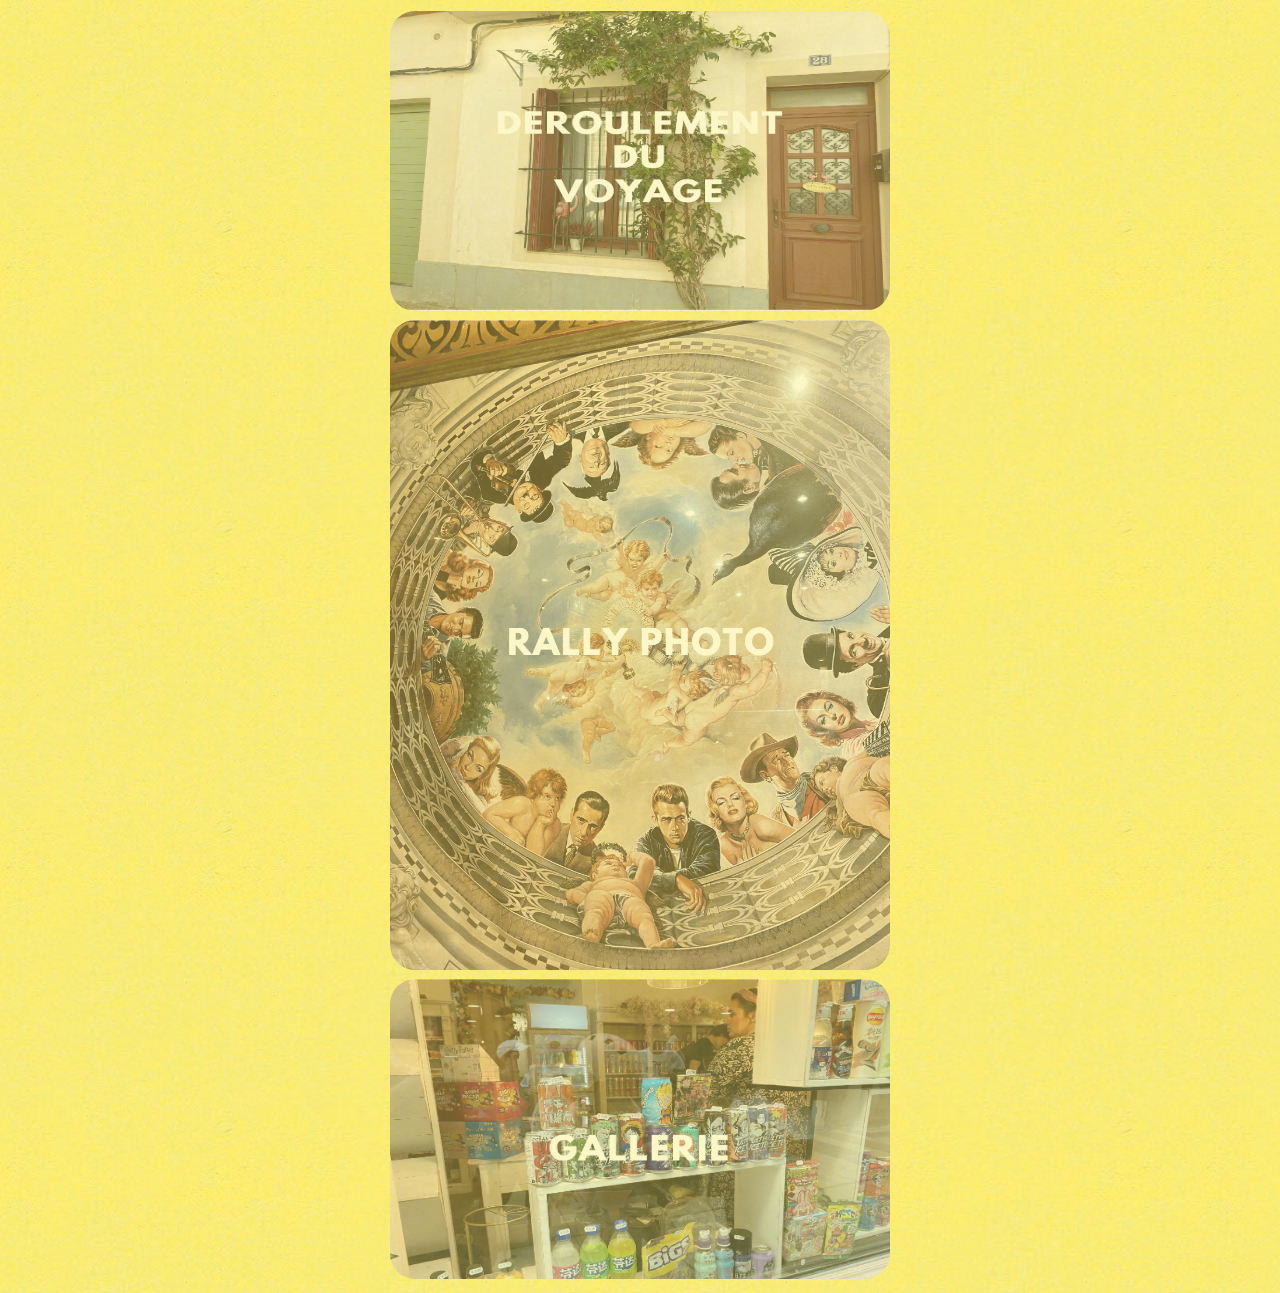
<file: index.html>
<!DOCTYPE html>
<html lang="en">
<head>
    <meta charset="UTF-8">
    <meta name="viewport" content="width=device-width, initial-scale=1.0">
    <link rel="stylesheet" href="style.css">
    <title>Carnet de Voyage</title>
</head>
<body>
    <div class="container">
        <a href="deroulement.html">
           <button class="btn"><img src="images/DEROU.png" width="500px" height="300px" class="imag"></button>
        </a>
    </div>
    <div class="container">
        <a href="rallyphoto.html">
            <button class="btn"><img src="images/rally.png" width="500px" height="650px" class="imag"></button>
        </a>
    </div>
    <div class="container">
        <a href="galleriephoto.html">
            <button class="btn"><img src="images/gallerie.png" width="500px" height="300px" class="imag"></button>
        </a>
    </div>
 

</body>
</html>
</file>
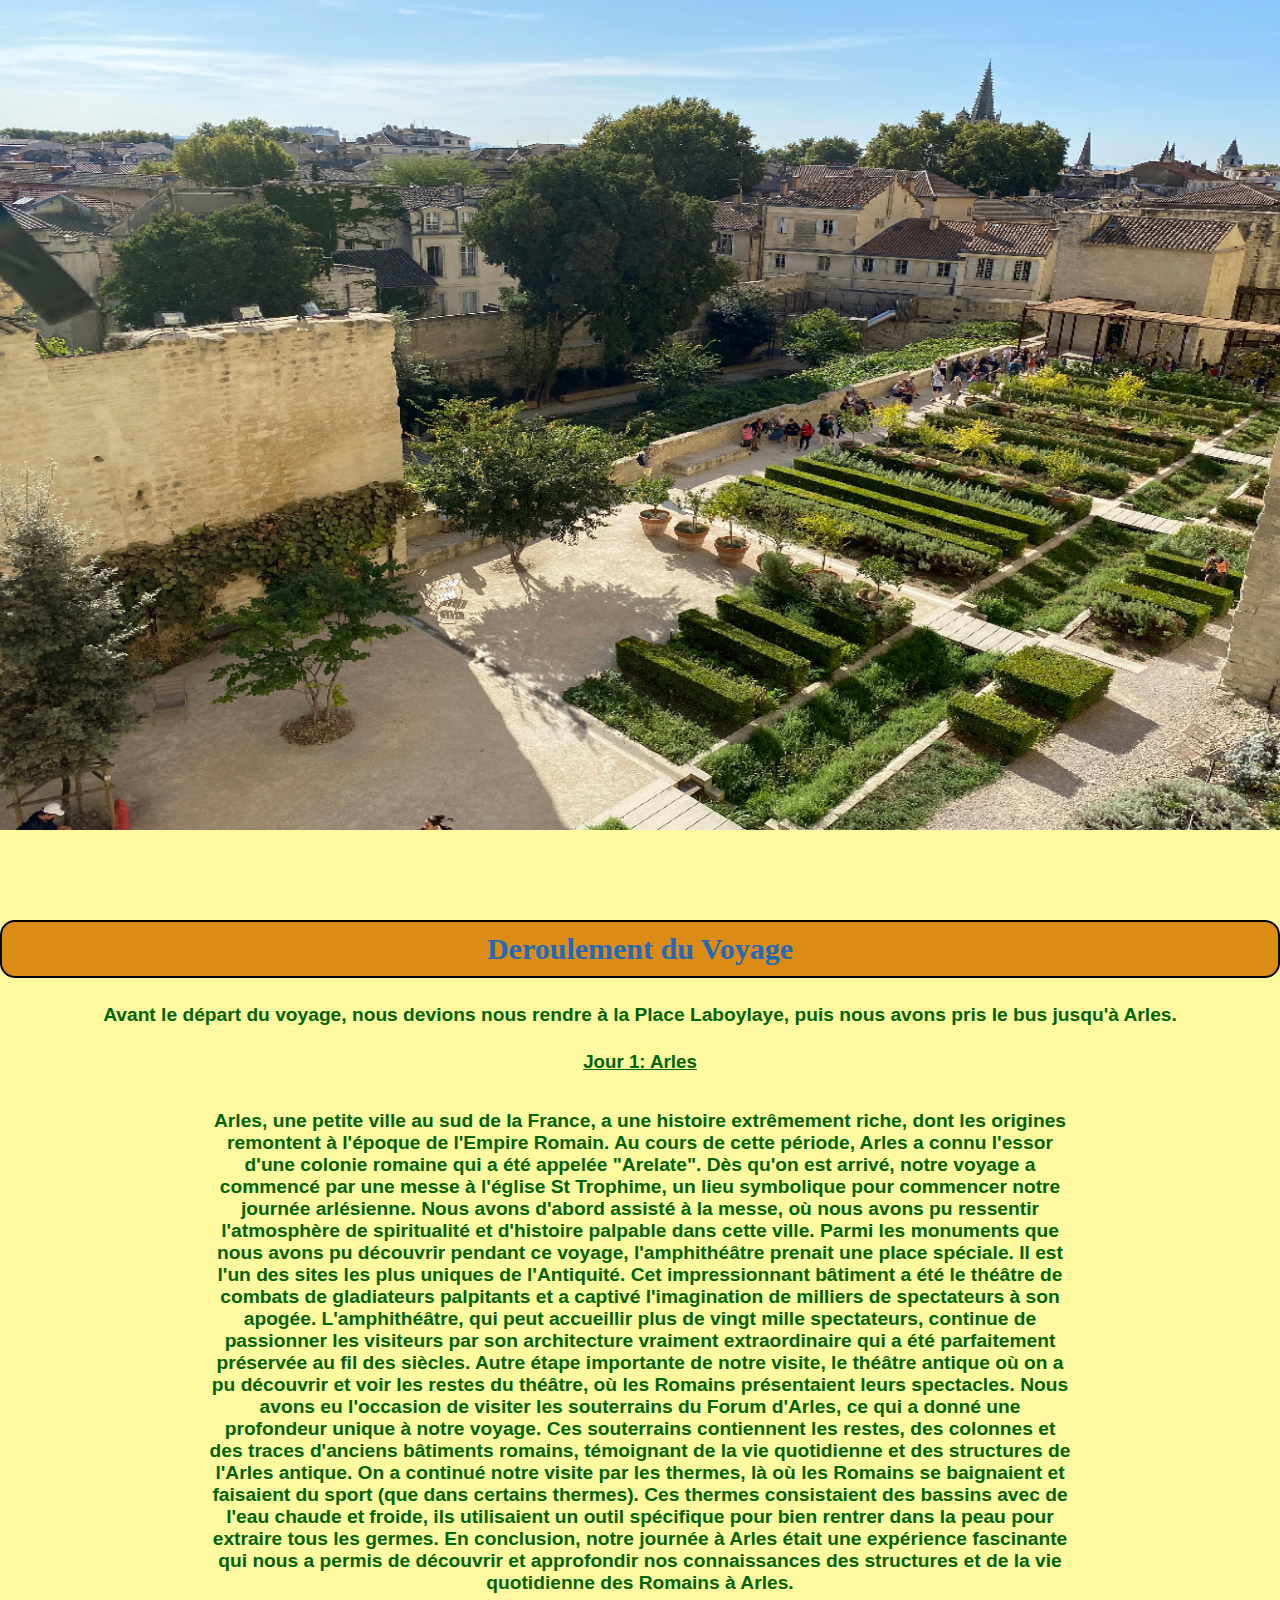
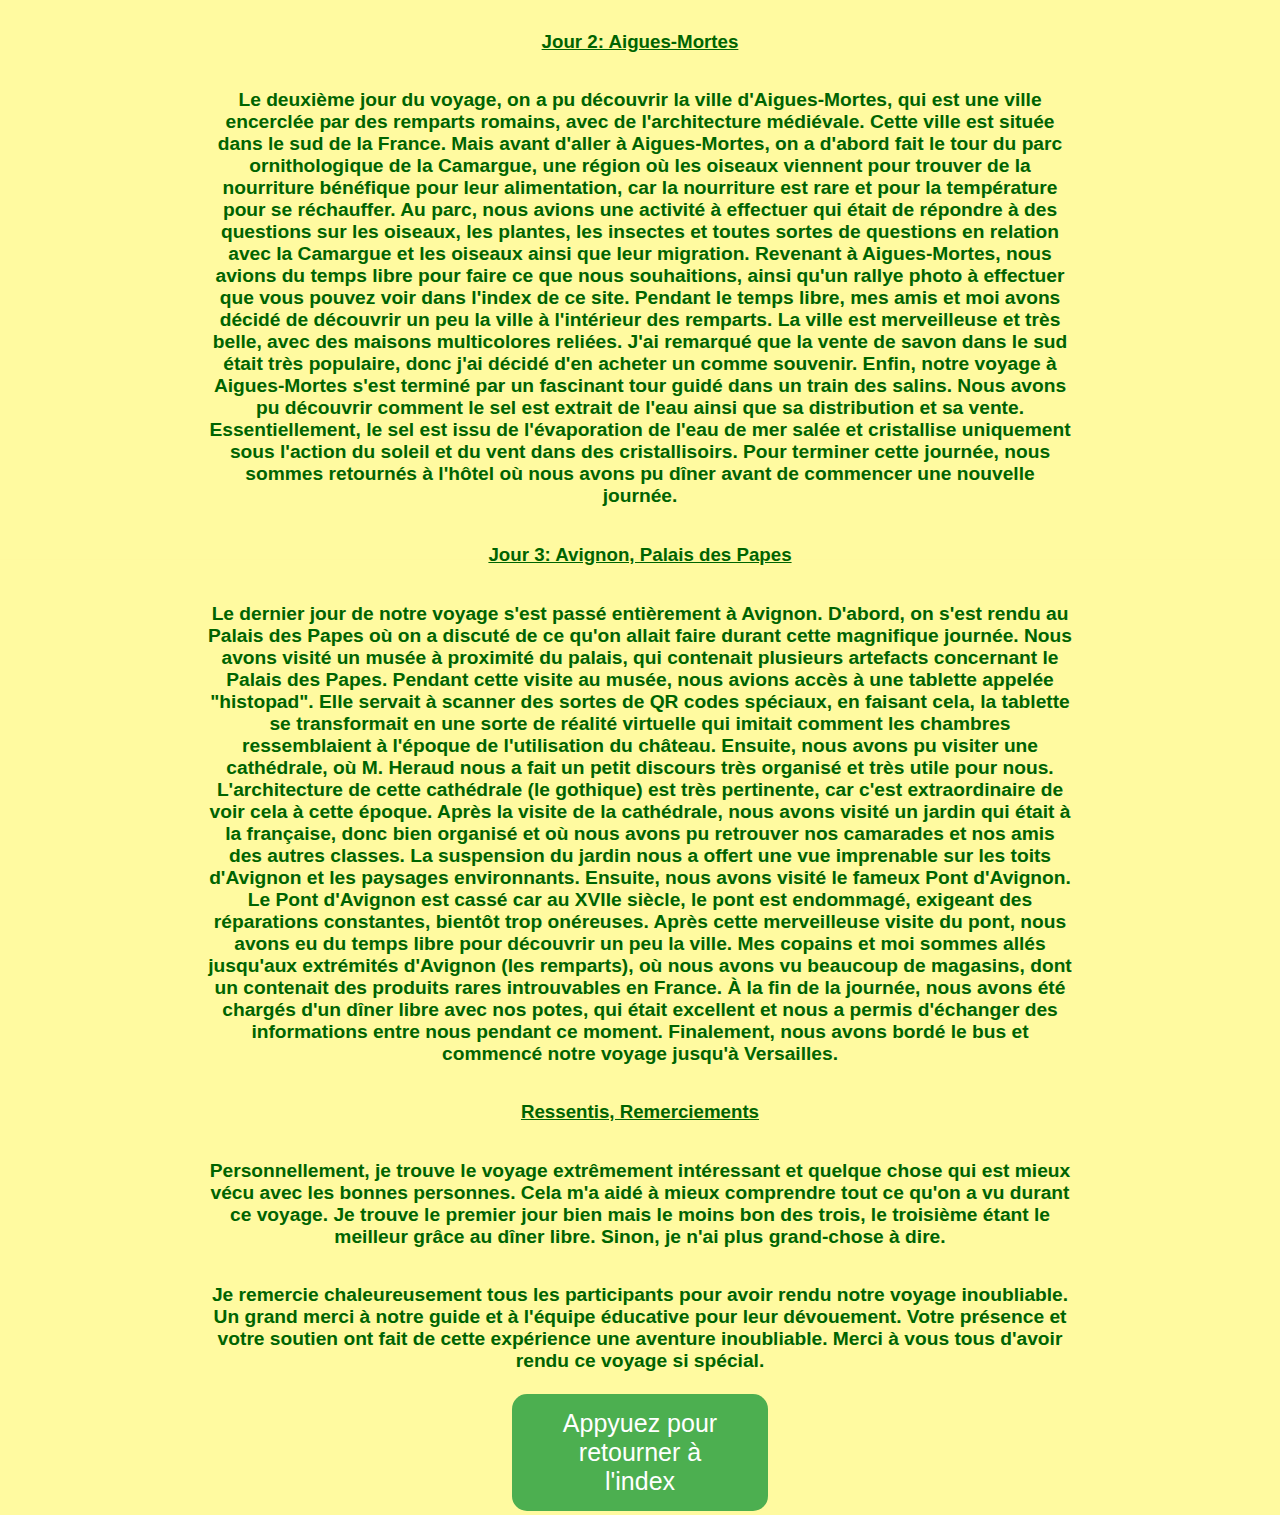
<file: deroulement.html>
<html lang="en">
<head>
    <meta charset="UTF-8">
    <meta name="viewport" content="width=device-width, initial-scale=1.0">
    <title>Deroulement</title>
    <link rel="stylesheet" href="der.css">
</head>
<body>
    <!--<h1 class="header">Deroulement du Voyage</h1>
    <div class="container">
        <h4>Avant le départ du voyage, nous devions nous rendre à la Place Laboylaye, puis nous avons pris le bus jusqu'à Arles.
        </h4>
    </div>
    <div class="container" >
        <u><h3>Jour 1</h3></u>
        <h4 class="text">Lorsque nous sommes arrivés à Arles, nous avons été immédiatement attirés par la grandeur de 
            l'amphithéâtre, ses ruines antiques racontant des histoires du glorieux passé de la ville. 
            Ensuite, nous avons déambulé à travers une arène historique, ressentant un profond sentiment de respect pour 
            l'impressionnant héritage de l'Empire romain. Pour couronner le tout, le musée local nous a emmenés dans un
            voyage fascinant à travers le temps, présentant un trésor d'artefacts qui offrait un aperçu vivant de la vie à 
            l'apogée de l'Empire romain. Finalement on est arivee a l'hotel, et donc cest la fin de cette merveilleuse journee.</h4>    
    </div>
    <div class="container">
        <u><h3>Jour 2</h3></u>
        <h4 class="text" width="500px">Le deuxième jour, nous avons eu le plaisir de nous rendre à Aigues-Mortes, une charmante ville 
            chargée d'histoire. Après un déjeuner délicieux dans un café pittoresque, nous avons entrepris une visite
            fascinante des remparts médiévaux de la ville, qui nous ont transportés à une époque lointaine empreinte 
            de chevaliers et d'intrigues royales. Plus tard dans la journée, nous avons eu la chance d'explorer le célèbre
            Pont d'Avignon, un symbole emblématique de l'architecture médiévale qui a suscité en nous une profonde admiration 
            pour l'ingéniosité de l'époque et la beauté intemporelle du paysage environnant.</h4>
    </div>
    <div class="crainer"><img src="images/der.jpg" width="1400px" height="800px" class="img-center"></div>-->
    <div id="section1">
        <img src="images/der (1).jpg" class="nomargin" width="1440" height="830">
    </div>
    <h1 class="header">Deroulement du Voyage</h1>
    <div class="container width">
        <h4>Avant le départ du voyage, nous devions nous rendre à la Place Laboylaye, puis nous avons pris le bus jusqu'à Arles.
        </h4>
    </div>
    <div class="container" id="width">
        <u><h3>Jour 1: Arles</h3></u>
        <h4 class="text">Arles, une petite ville au sud de la France, a une histoire extrêmement riche, dont les origines remontent à l'époque de l'Empire Romain. Au cours de cette période, Arles a connu l'essor d'une colonie romaine qui a été appelée "Arelate". Dès qu'on est arrivé, notre voyage a commencé par une messe à l'église St Trophime, un lieu symbolique pour commencer notre journée arlésienne. Nous avons d'abord assisté à la messe, où nous avons pu ressentir l'atmosphère de spiritualité et d'histoire palpable dans cette ville. Parmi les monuments que nous avons pu découvrir pendant ce voyage, l'amphithéâtre prenait une place spéciale. Il est l'un des sites les plus uniques de l'Antiquité. Cet impressionnant bâtiment a été le théâtre de combats de gladiateurs palpitants et a captivé l'imagination de milliers de spectateurs à son apogée. L'amphithéâtre, qui peut accueillir plus de vingt mille spectateurs, continue de passionner les visiteurs par son architecture vraiment extraordinaire qui a été parfaitement préservée au fil des siècles. Autre étape importante de notre visite, le théâtre antique où on a pu découvrir et voir les restes du théâtre, où les Romains présentaient leurs spectacles. Nous avons eu l'occasion de visiter les souterrains du Forum d'Arles, ce qui a donné une profondeur unique à notre voyage. Ces souterrains contiennent les restes, des colonnes et des traces d'anciens bâtiments romains, témoignant de la vie quotidienne et des structures de l'Arles antique. On a continué notre visite par les thermes, là où les Romains se baignaient et faisaient du sport (que dans certains thermes). Ces thermes consistaient des bassins avec de l'eau chaude et froide, ils utilisaient un outil spécifique pour bien rentrer dans la peau pour extraire tous les germes. En conclusion, notre journée à Arles était une expérience fascinante qui nous a permis de découvrir et approfondir nos connaissances des structures et de la vie quotidienne des Romains à Arles.</h4>    
    </div>
    <div class="container" id="width">
        <u><h3>Jour 2: Aigues-Mortes</h3></u>
        <h4 class="text" width="500px">Le deuxième jour du voyage, on a pu découvrir la ville d'Aigues-Mortes, qui est une ville encerclée par des remparts romains, avec de l'architecture médiévale. Cette ville est située dans le sud de la France. Mais avant d'aller à Aigues-Mortes, on a d'abord fait le tour du parc ornithologique de la Camargue, une région où les oiseaux viennent pour trouver de la nourriture bénéfique pour leur alimentation, car la nourriture est rare et pour la température pour se réchauffer. Au parc, nous avions une activité à effectuer qui était de répondre à des questions sur les oiseaux, les plantes, les insectes et toutes sortes de questions en relation avec la Camargue et les oiseaux ainsi que leur migration. Revenant à Aigues-Mortes, nous avions du temps libre pour faire ce que nous souhaitions, ainsi qu'un rallye photo à effectuer que vous pouvez voir dans l'index de ce site. Pendant le temps libre, mes amis et moi avons décidé de découvrir un peu la ville à l'intérieur des remparts. La ville est merveilleuse et très belle, avec des maisons multicolores reliées. J'ai remarqué que la vente de savon dans le sud était très populaire, donc j'ai décidé d'en acheter un comme souvenir. Enfin, notre voyage à Aigues-Mortes s'est terminé par un fascinant tour guidé dans un train des salins. Nous avons pu découvrir comment le sel est extrait de l'eau ainsi que sa distribution et sa vente. Essentiellement, le sel est issu de l'évaporation de l'eau de mer salée et cristallise uniquement sous l'action du soleil et du vent dans des cristallisoirs. Pour terminer cette journée, nous sommes retournés à l'hôtel où nous avons pu dîner avant de commencer une nouvelle journée.</h4>
    </div>
    <div class="container" id="width">
        <u><h3>Jour 3: Avignon, Palais des Papes</h3></u>
        <h4 class="text" width="500px">Le dernier jour de notre voyage s'est passé entièrement à Avignon. D'abord, on s'est rendu au Palais des Papes où on a discuté de ce qu'on allait faire durant cette magnifique journée. Nous avons visité un musée à proximité du palais, qui contenait plusieurs artefacts concernant le Palais des Papes. Pendant cette visite au musée, nous avions accès à une tablette appelée "histopad". Elle servait à scanner des sortes de QR codes spéciaux, en faisant cela, la tablette se transformait en une sorte de réalité virtuelle qui imitait comment les chambres ressemblaient à l'époque de l'utilisation du château.

            Ensuite, nous avons pu visiter une cathédrale, où M. Heraud nous a fait un petit discours très organisé et très utile pour nous. L'architecture de cette cathédrale (le gothique) est très pertinente, car c'est extraordinaire de voir cela à cette époque. Après la visite de la cathédrale, nous avons visité un jardin qui était à la française, donc bien organisé et où nous avons pu retrouver nos camarades et nos amis des autres classes. La suspension du jardin nous a offert une vue imprenable sur les toits d'Avignon et les paysages environnants.
            
            Ensuite, nous avons visité le fameux Pont d'Avignon. Le Pont d'Avignon est cassé car au XVIIe siècle, le pont est endommagé, exigeant des réparations constantes, bientôt trop onéreuses. Après cette merveilleuse visite du pont, nous avons eu du temps libre pour découvrir un peu la ville. Mes copains et moi sommes allés jusqu'aux extrémités d'Avignon (les remparts), où nous avons vu beaucoup de magasins, dont un contenait des produits rares introuvables en France.
            
            À la fin de la journée, nous avons été chargés d'un dîner libre avec nos potes, qui était excellent et nous a permis d'échanger des informations entre nous pendant ce moment. Finalement, nous avons bordé le bus et commencé notre voyage jusqu'à Versailles.</h4>
    </div>
    <div class="container" id="width"><u><h3>Ressentis, Remerciements</h3></u>
        <h4 class="text" width="500px">Personnellement, je trouve le voyage extrêmement intéressant et quelque chose qui est mieux vécu avec les bonnes personnes. Cela m'a aidé à mieux comprendre tout ce qu'on a vu durant ce voyage. Je trouve le premier jour bien mais le moins bon des trois, le troisième étant le meilleur grâce au dîner libre. Sinon, je n'ai plus grand-chose à dire.</h4>
    </div>
    <div class="container" id="width"><h4 class="text" >Je remercie chaleureusement tous les participants pour avoir rendu notre voyage inoubliable. Un grand merci à notre guide et à l'équipe éducative pour leur dévouement. Votre présence et votre soutien ont fait de cette expérience une aventure inoubliable. Merci à vous tous d'avoir rendu ce voyage si spécial.</h4></div>
    <div class="container">
    <a href="index.html">
        <button class="button">Appyuez pour retourner à l'index</button>
    </a>
    </div>
</body>
</html>
</file>
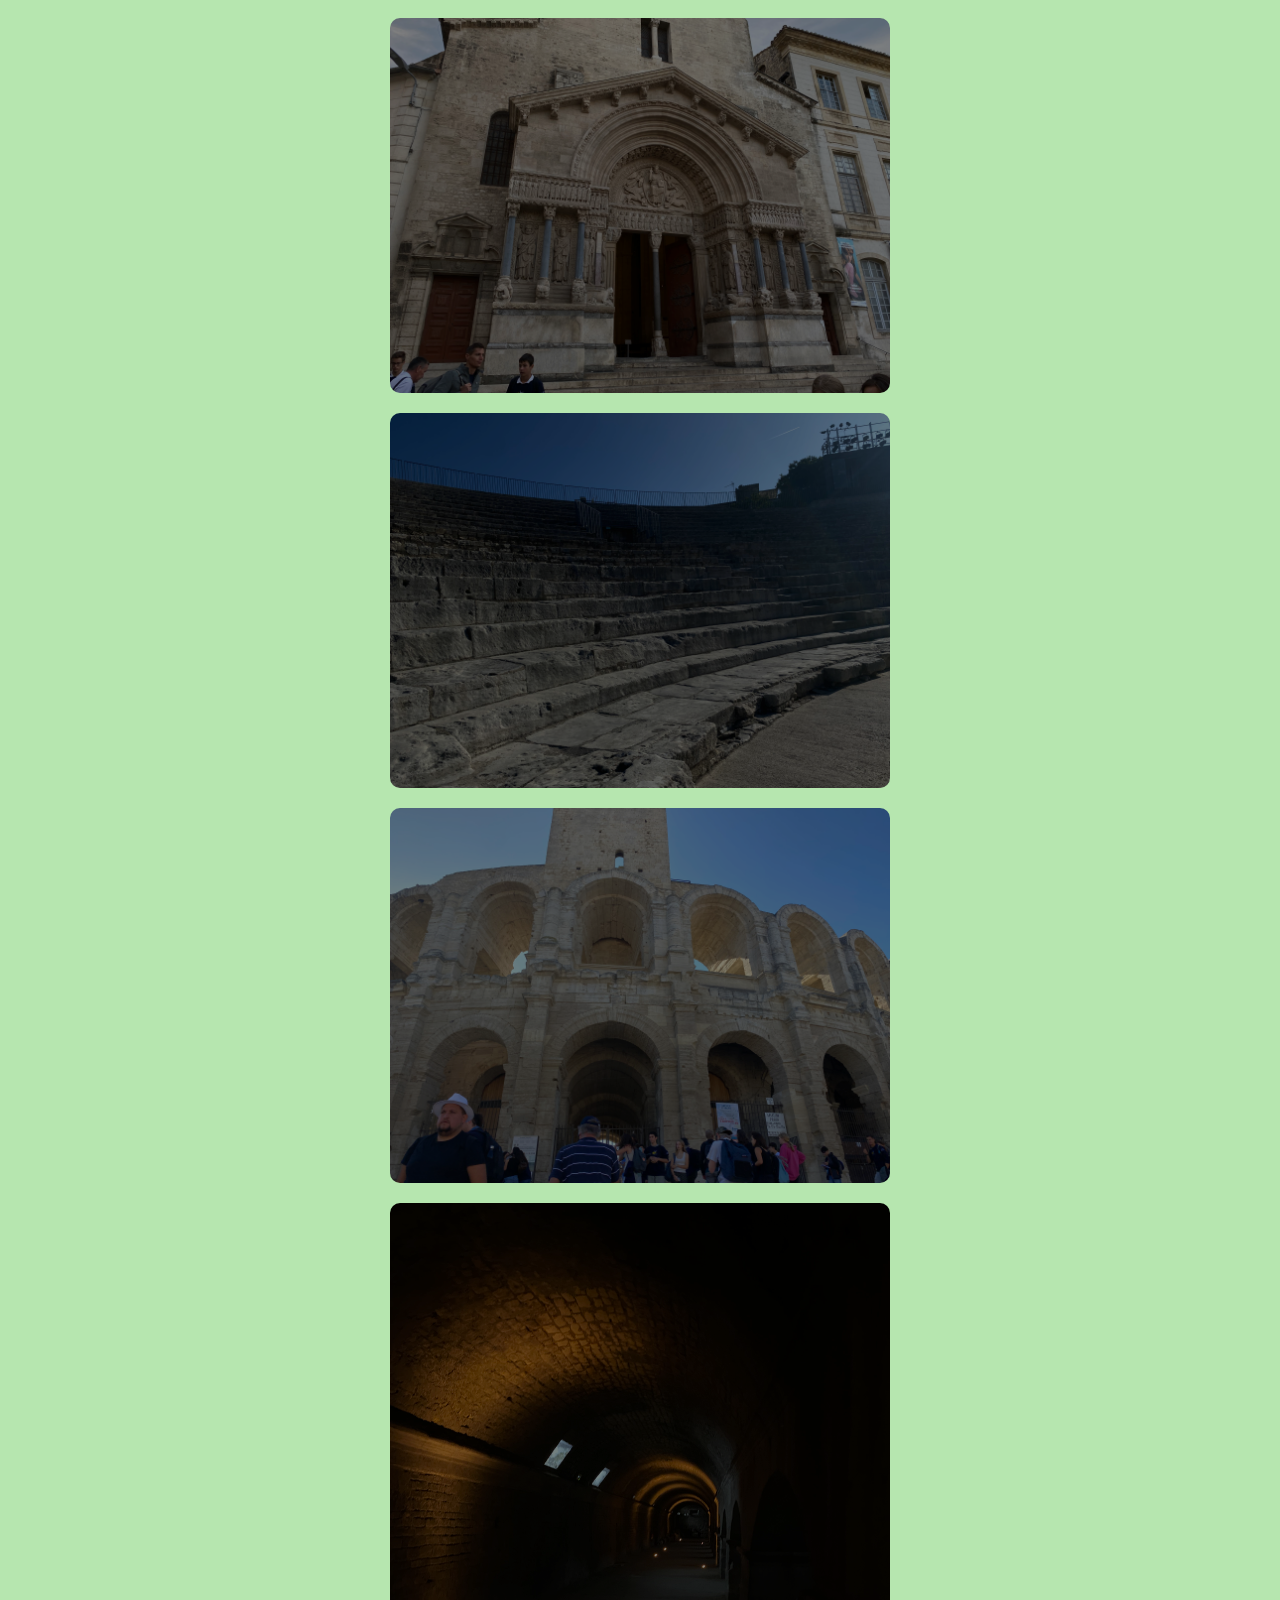
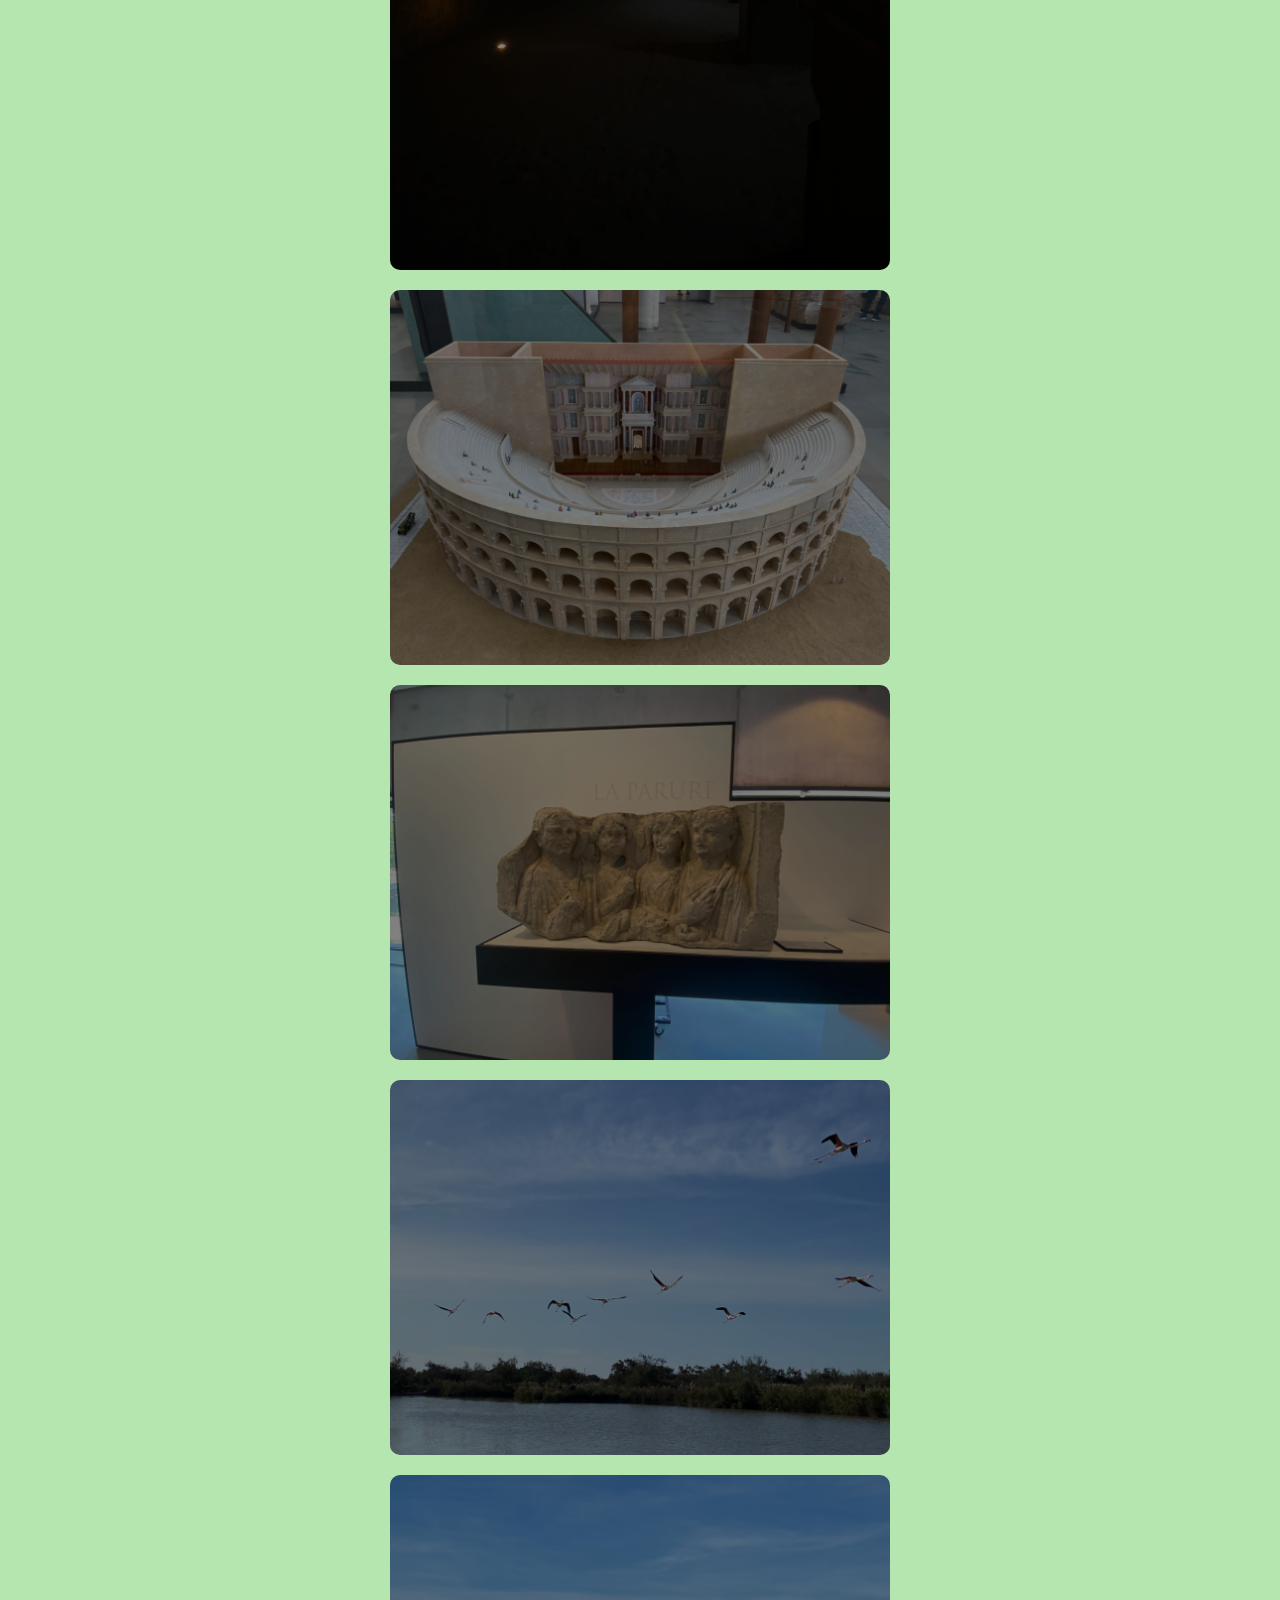
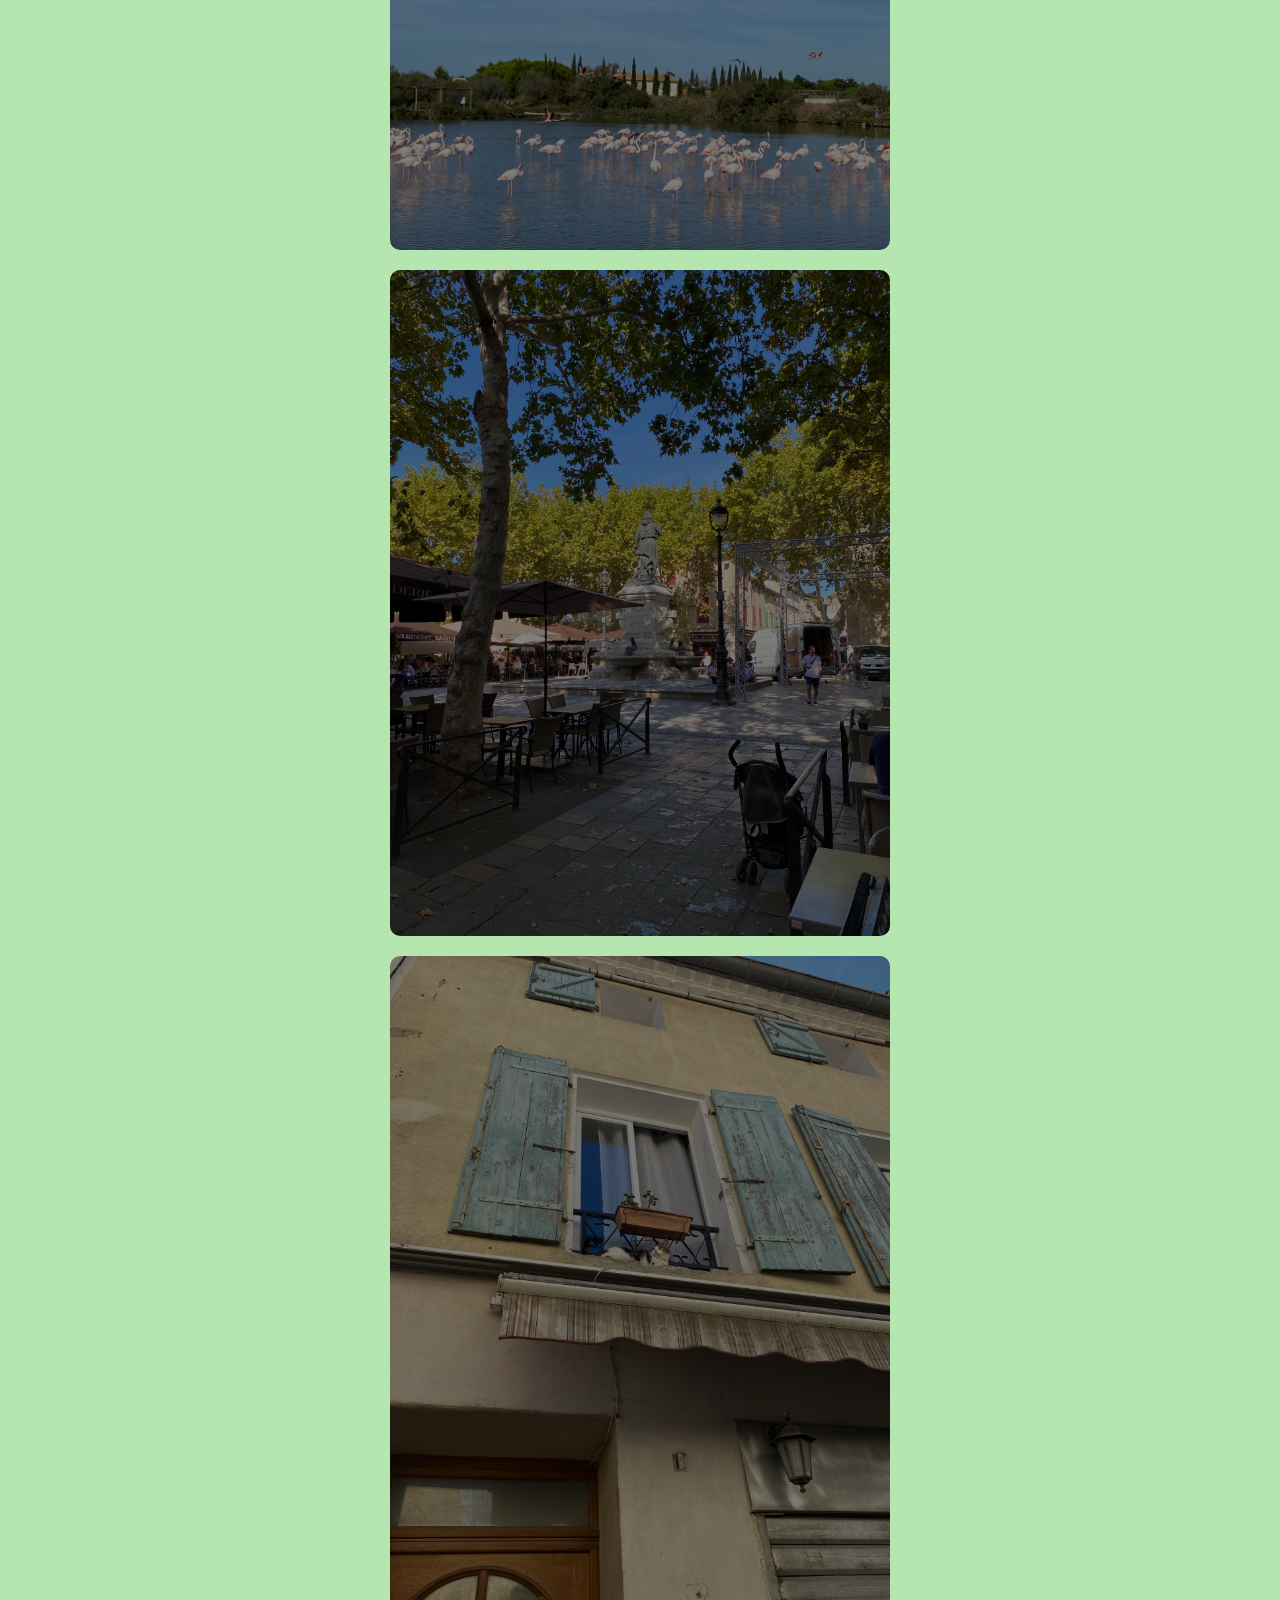
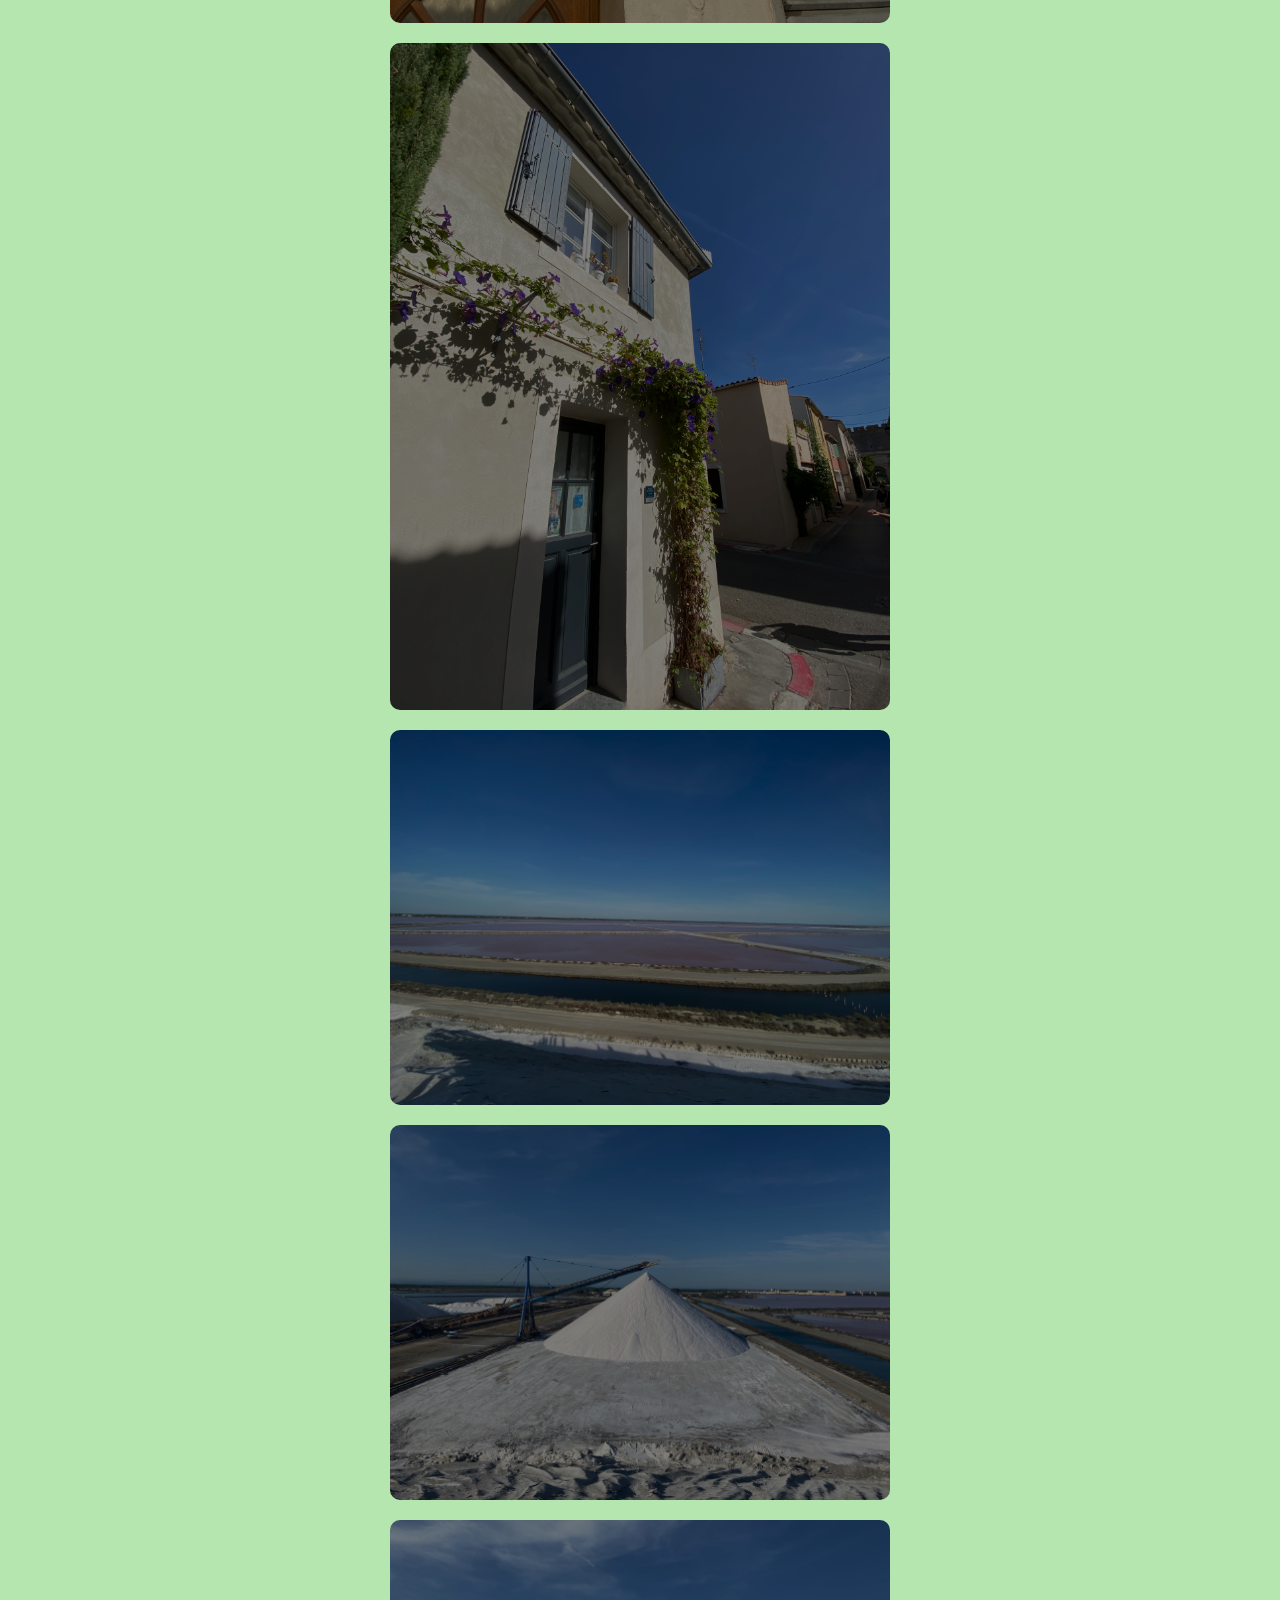
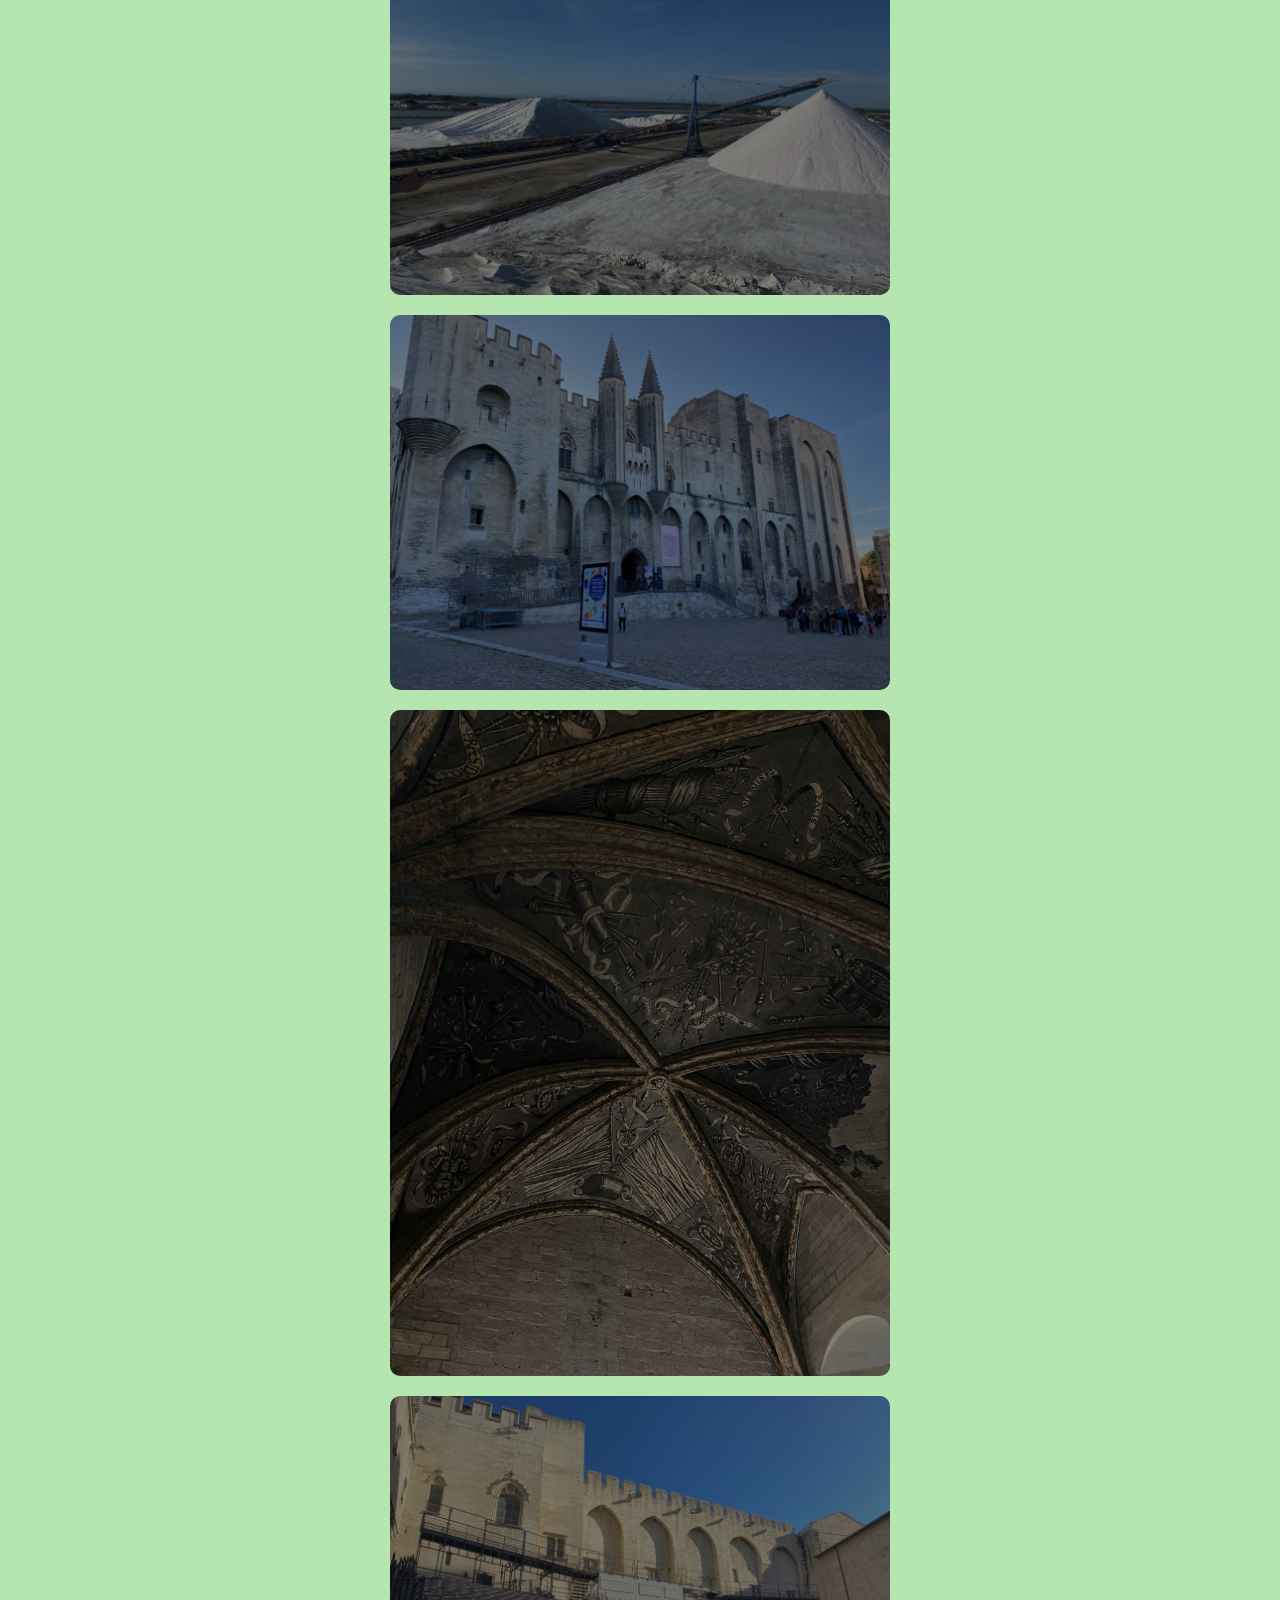
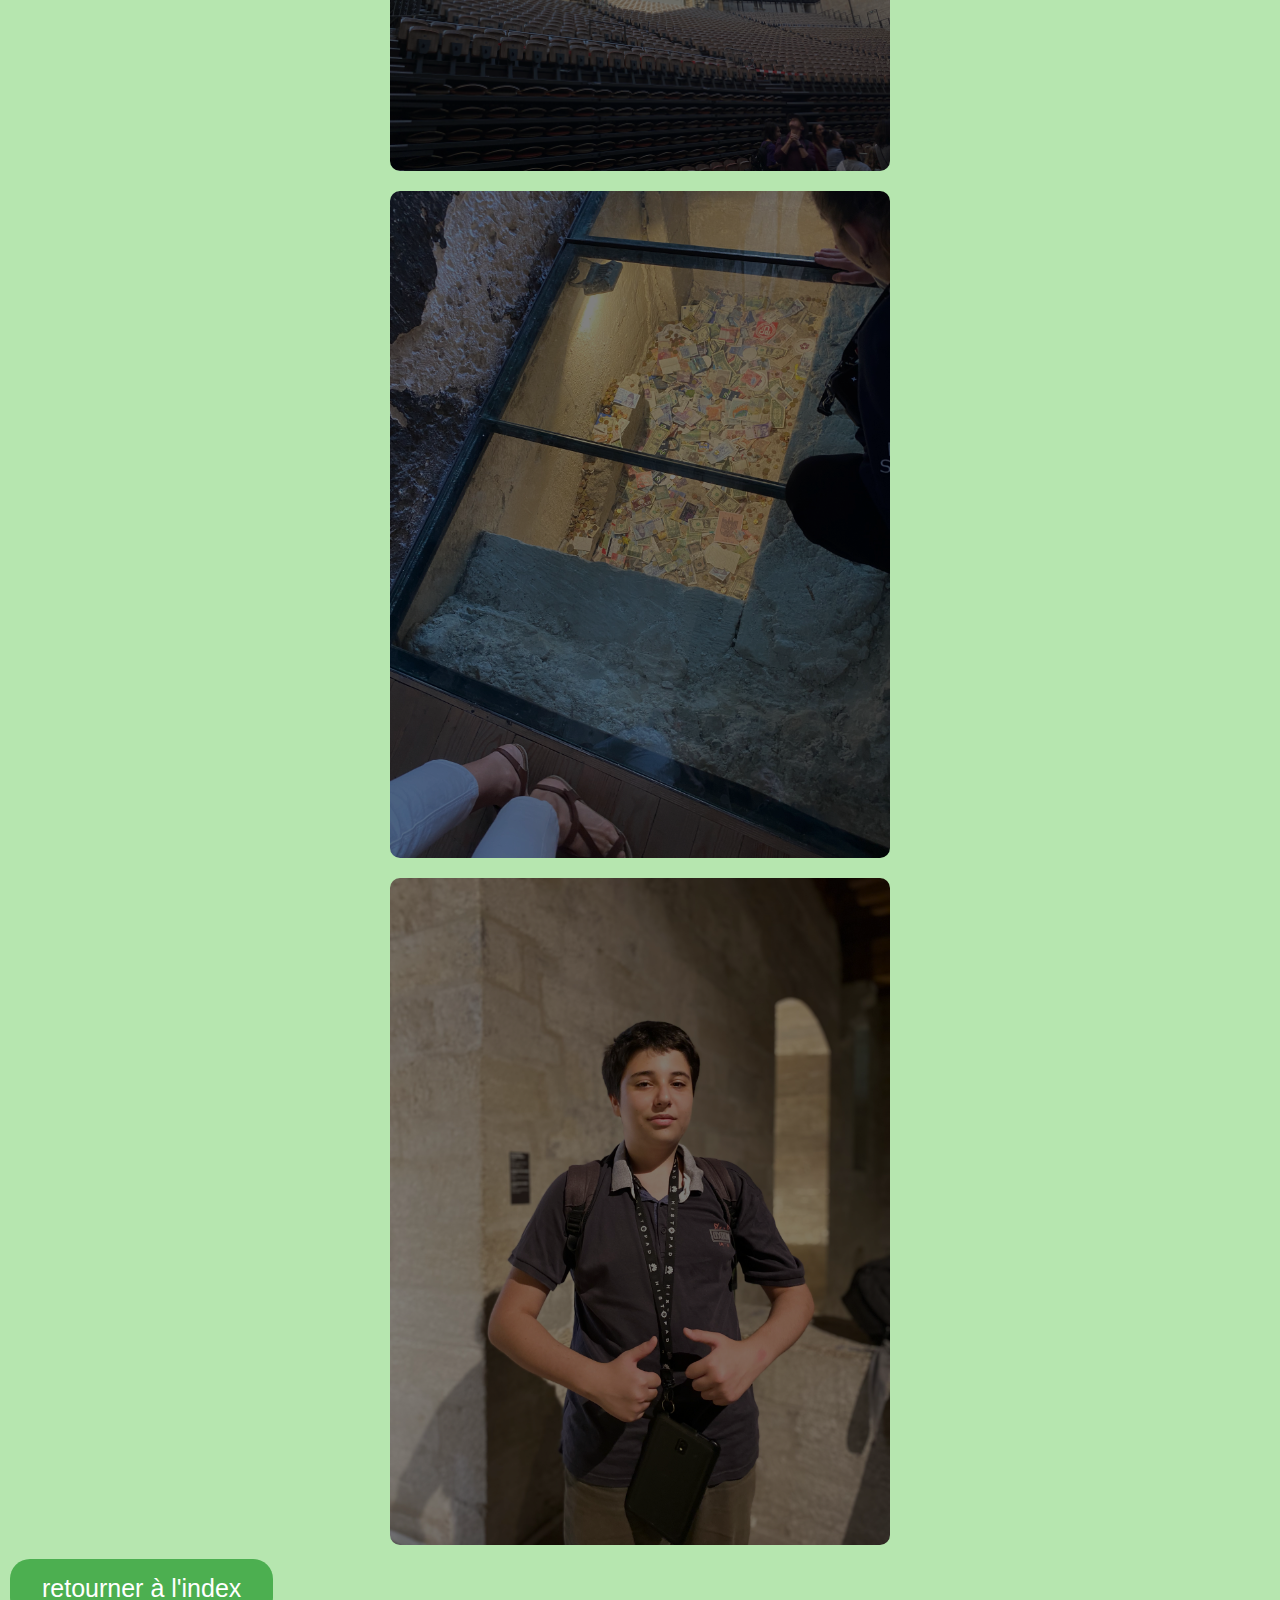
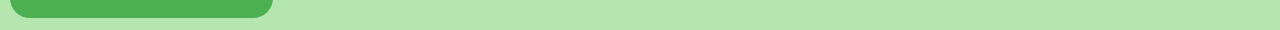
<file: galleriephoto.html>
<html lang="en">
<head>
    <meta charset="UTF-8">
    <meta name="viewport" content="width=, initial-scale=1.0">
    <title>Document</title>
    <link rel="stylesheet" href="dot.css">
</head>
<body>
    <div class="brighten">
    <div>
        <img src="images/rallyphoto/galleriejpg/IMG_2992.jpg" class="box">
    </div>
    <div>
        <img src="images/rallyphoto/galleriejpg/IMG_3006.jpg" alt="">
    </div>
    <div>
        <img src="images/rallyphoto/galleriejpg/IMG_3009.jpg" alt="">
    </div>
    <div>
        <img src="images/rallyphoto/galleriejpg/IMG_3015.jpg" alt="">
    </div>
    <div>
        <img src="images/rallyphoto/galleriejpg/IMG_3034.jpg" alt="">
    </div>
    <div>
        <img src="images/rallyphoto/galleriejpg/IMG_3049.jpg" alt="">
    </div>
    <div>
        <img src="images/rallyphoto/galleriejpg/IMG_3079.jpg" alt="">
    </div>
    <div>
        <img src="images/rallyphoto/galleriejpg/IMG_3088.jpg" alt="">
    </div>
    <div>
        <img src="images/rallyphoto/galleriejpg/IMG_3098.jpg" alt="">
    </div>
    <div>
        <img src="images/rallyphoto/galleriejpg/IMG_3103.jpg" alt="">
    </div>
    <div>
        <img src="images/rallyphoto/galleriejpg/IMG_3108.jpg" alt="">
    </div>
    <div>
        <img src="images/rallyphoto/galleriejpg/IMG_3135.jpg" alt="">
    </div>
    <div>
        <img src="images/rallyphoto/galleriejpg/IMG_3136.jpg" alt="">
    </div>
    <div>
        <img src="images/rallyphoto/galleriejpg/IMG_3137.jpg" alt="">
    </div>
    <div>
        <img src="images/rallyphoto/galleriejpg/IMG_3153.jpg" alt="">
    </div>
    <div>
        <img src="images/rallyphoto/galleriejpg/IMG_3158.jpg" alt="">
    </div>
    <div>
        <img src="images/rallyphoto/galleriejpg/IMG_3159.jpg" alt="">
    </div>
    <div>
        <img src="images/rallyphoto/galleriejpg/IMG_3173.jpg" alt="">
    </div>
    <div>
        <img src="images/rallyphoto/galleriejpg/IMG_3184.jpg" alt="">
    </div>
</div>
<div>
    <a href="index.html">
        <button class="button">retourner à l'index</button>
    </a>
</div>
</body>
</html>
</file>
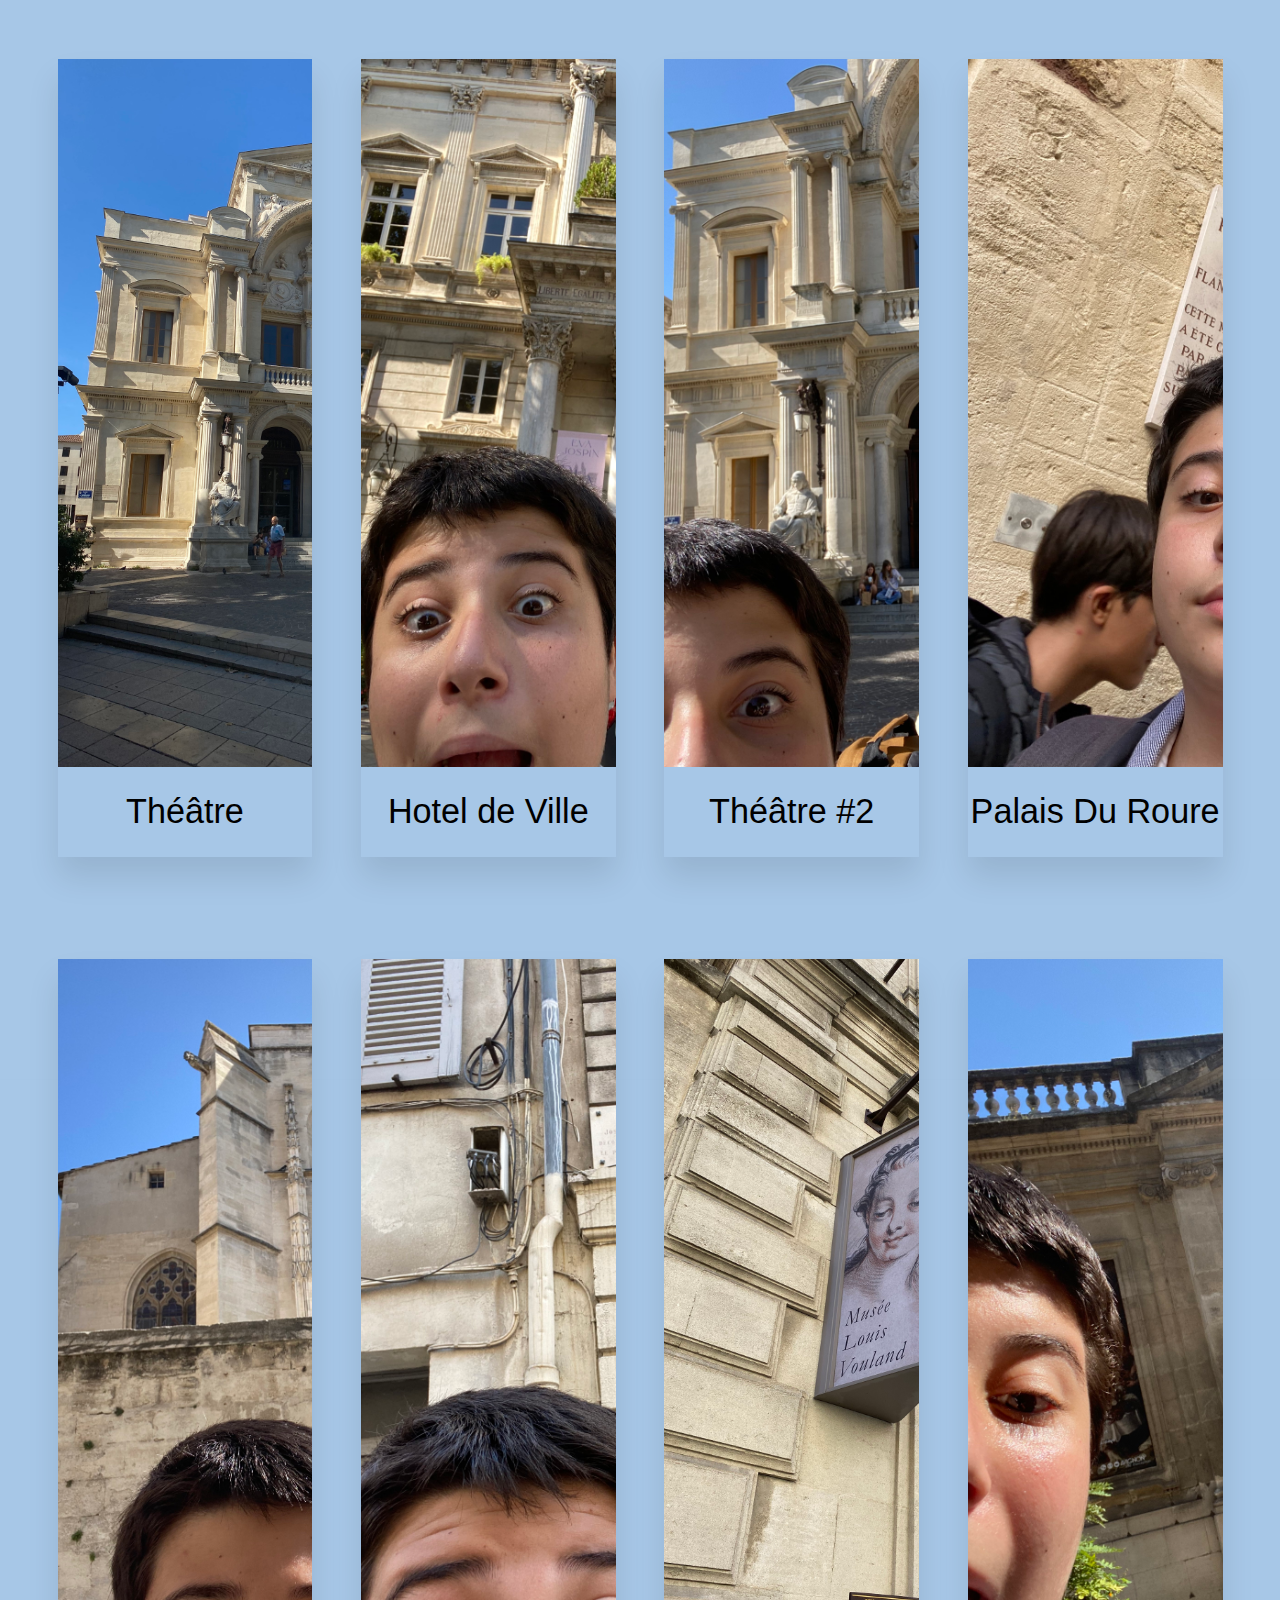
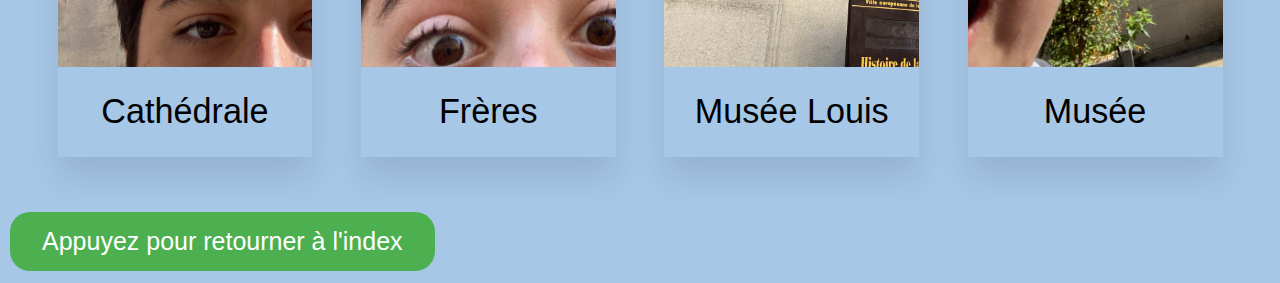
<file: rallyphoto.html>
<html lang="en">
<head>
    <meta charset="UTF-8">
    <meta name="viewport" content="width=device-width, initial-scale=1.0">
    <title>Rally Photo</title>
    <link rel="stylesheet" href="nik.css">
</head>
<body>
    <div class="container">
        <div class="box">
          <img src="images/rallyphoto/IMG_3190.jpg">
          <span>Théâtre</span>
        </div>
        <div class="box">
          <img src="images/rallyphoto/IMG_3191.jpg">
          <span>Hotel de Ville</span>
        </div>
        <div class="box">
          <img src="images/rallyphoto/IMG_3192.jpg">
          <span>Théâtre #2</span>
        </div>
        <div class="box">
          <img src="images/rallyphoto/IMG_3193 (1).jpg">
          <span>Palais Du Roure</span>
        </div>
      </div>
      <div class="container">
        <div class="box">
          <img src="images/rallyphoto/IMG_3194.jpg">
          <span>Cathédrale</span>
        </div>
        <div class="box">
          <img src="images/rallyphoto/IMG_3195.jpg">
          <span>Frères Mongolfières</span>
        </div>
        <div class="box">
          <img src="images/rallyphoto/IMG_3197.jpg">
          <span>Musée Louis Vouland</span>
        </div>
        <div class="box">
          <img src="images/rallyphoto/IMG_3199.jpg">
          <span>Musée</span>
        </div>
      </div>
      <div>
        <a href="index.html"><button class="button">Appuyez pour retourner à l'index</button></a>
      </div>
</body>
</html>
</file>
<file: style.css>
* {
    font-family: Arial, Helvetica, sans-serif;
}

html {
    scroll-behavior: smooth;
}

.imag {
    border-radius: 25px;
}

.carnet{
    font-family: 'Times New Roman', Times, serif;

}

html {
    background-image:url(images/yellowcolorbackground.jpg);
}

.btn {
    background-color: transparent;
    border-color: transparent;
    opacity: 0.6;
    transition: 0.3s;
}

.btn:hover {
    opacity: 1;
    cursor: pointer;
}

#boxes {
    content: "";
    display: table;
    clear: both;
  }

.centered {
    position: absolute;
    top: 50%;
    left: 50%;
    transform: translate(-50%, -50%);
}

.container {
    position: relative;
    text-align: center;
    color: white;
}
</file>
<file: der.css>
html {
    background-image:url(images/pastel-yellow-color-solid-background-1920x1080.png);
    scroll-behavior: smooth;
}

.header {
    font-family: cursive;
    text-align: center;
    border: 2px solid black;
    border-radius: 15px;
    background-color: lightyellow;

}

.centerer {
    text-align: center;
}

.container {
    position: relative;
    text-align: center;
    color: darkgreen;
    font-family: 'Trebuchet MS', 'Lucida Sans Unicode', 'Lucida Grande', 'Lucida Sans', Arial, sans-serif;
    margin: auto;
}

.text {
    position: relative;
    text-align: center;
    color: darkgreen;
    font-family: Arial, Helvetica, sans-serif;
    margin: auto;
    transition: 0.3s;
    border-radius: 15px;
    padding: 2%;
    -webkit-transition-duration: 0.4s; /* Safari */
    transition-duration: 0.4s;
    user-select: none;
}

.text:hover {
    background-color: beige;
    color: black;
    box-shadow: 0 12px 16px 0 rgba(0,0,0,0.24),0 17px 50px 0 rgba(0,0,0,0.19);
    cursor: default;
}

.text-right {
    text-align: right;
    background-color: rgb(150, 201, 47);
    font-family: 'Trebuchet MS', 'Lucida Sans Unicode', 'Lucida Grande', 'Lucida Sans', Arial, sans-serif;
    color: darkgreen;
}

.text-left {
    text-align: left;
    background-color: rgb(150, 201, 47);
    font-family: 'Trebuchet MS', 'Lucida Sans Unicode', 'Lucida Grande', 'Lucida Sans', Arial, sans-serif;
    color: darkgreen;
}

.img-center {
    text-align: center;
}

.crainer {
    position: relative;
    text-align: center;
    color: white;
}

.nomargin {
    position: relative;
    padding: 0%;
    text-align: center;
    top: 0%;
}

.header {
    padding: 10px;
    text-align: center;
    background: #dc8c14;
    color: rgb(36, 105, 184);
    font-size: 30px;
    
}

body {
    margin: 0%;
}

#section1 {
    height: 900px;
}

#section2 {
    height: 600px;
}

button {
    border-radius: 15px;
    border-color: transparent;
    background-color:rgb(42, 93, 165);
    width: 20%;
    cursor: pointer;
    font-size: 30px;
    padding: 14px 28px;
}

.button {
    background-color: #4CAF50; /* Green */
    border: none;
    color: white;
    padding: 15px 32px;
    text-align: center;
    text-decoration: none;
    display: inline-block;
    font-size: 25px;
    margin: 4px 2px;
    cursor: pointer;
    -webkit-transition-duration: 0.4s; /* Safari */
    transition-duration: 0.4s;
}

.button:hover {
    box-shadow: 0 12px 16px 0 rgba(0,0,0,0.24),0 17px 50px 0 rgba(0,0,0,0.19);
  }

#width {
    max-width: 900px;
    text-align: center;
}

h4 {
    font-size: larger;
}
</file>
<file: dot.css>
img {
    width: 500px;
    border-radius: 10%;
    margin-left: auto;
    margin-right: auto;
    padding: 10px;
    display: block;
    transition-duration: 0.4s;
    border-radius: 20px;
}

img:hover {
    box-shadow: 0 12px 16px 0 rgba(0,0,0,0.24),0 17px 50px 0 rgba(0,0,0,0.19);
    border: none;
}

.brighten img {
    -webkit-filter: brightness(50%);
    -webkit-transition: all 1s ease;
    -moz-transition: all 1s ease;
    -o-transition: all 1s ease;
    -ms-transition: all 1s ease;
    transition: all 1s ease;
}
    
.brighten img:hover {
    -webkit-filter: brightness(100%);
}

html {
    background-image:url(images/download.png);
}

.button {
    background-color: #4CAF50; /* Green */
    border: none;
    color: white;
    padding: 15px 32px;
    text-align: center;
    text-decoration: none;
    display: inline-block;
    font-size: 25px;
    margin: 4px 2px;
    cursor: pointer;
    -webkit-transition-duration: 0.4s; /* Safari */
    transition-duration: 0.4s;
    border-radius: 20px;
}



figure {
	margin: 0;
	padding: 0;
	height: 300px;
	position: relative;
	display: block;
	cursor: pointer;
	overflow: hidden;
	border: 3px solid #fff;
}

figure:hover figcaption {
	-ms-filter: progid:DXImageTransform.Microsoft.Alpha(Opacity=100);
	filter: alpha(opacity=100);
	opacity: 1;
	-webkit-transform: rotate(0);
	-moz-transform: rotate(0);
	-o-transform: rotate(0);
	-ms-transform: rotate(0);
	transform: rotate(0);
	top: 0;
}

figcaption {
	-ms-filter: progid:DXImageTransform.Microsoft.Alpha(Opacity=0);
	filter: alpha(opacity=0);
	opacity: 0;
	position: absolute;
	height: 100%;
	width: 100%;
            	top: -100%;
	background: rgba(0,0,0,.5);
	color: #fff;
	-webkit-transition: all .5s ease;
	-moz-transition: all .5s ease;
	-o-transition: all .5s ease;
	-ms-transition: all .5s ease;
	transition: all .5s ease;
	-webkit-transition-delay: .5s;
	-moz-transition-delay: .5s;
	-o-transition-delay: .5s;
	-ms-transition-delay: .5s;
	transition-delay: .5s;
	-webkit-transform: rotate(360deg);
	-moz-transform: rotate(360deg);
	-o-transform: rotate(360deg);
	-ms-transform: rotate(360deg);
	transform: rotate(360deg);
}

figcaption h3 {
	font-family: 'Open sans';
	font-weight: 400;
	color: #f3b204;
	padding: 10px 20px;
	margin-bottom: 0;
	position: relative;
	left: 100%;
	margin-top: 37px;
	font-size: 30px;
	-webkit-transition: all .5s;
	-moz-transition: all .5s;
	-o-transition: all .5s;
	-ms-transition: all .5s;
	transition: all .5s;
	-webkit-transition-delay: 1s;
	-moz-transition-delay: 1s;
	-o-transition-delay: 1s;
	-ms-transition-delay: 1s;
	transition-delay: 1s;
}

figcaption p {
	font-family: 'Open sans';
	padding: 10px 20px;
	margin-bottom: 0;
	margin-top: 20px;
	position: relative;
	left: 100%;
	font-size: 13px;
	-webkit-transition: all .5s;
	-moz-transition: all .5s;
	-o-transition: all .5s;
	-ms-transition: all .5s;
	transition: all .5s;
	-webkit-transition-delay: 1.3s;
	-moz-transition-delay: 1.3s;
	-o-transition-delay: 1.3s;
	-ms-transition-delay: 1.3s;
	transition-delay: 1.3s;
}

figure:hover h3,figure:hover p {
	left: 0;
}

figcaption a {
	color: #fff;
	border: 2px solid #fff;
	padding: 4px 10px;
	text-decoration: none;
}

figcaption a:hover {
	color: #4f5856;
	background: #fff;
}
</file>
<file: nik.css>
html {
    background-image:url(images/blue2.png);
}

.container {
    display: flex;
    width: 100%;
    padding: 4% 2%;
    box-sizing: border-box;
    height: 100vh;
}
  
.box {
    flex: 1;
    overflow: hidden;
    transition: .5s;
    margin: 0 2%;
    box-shadow: 0 20px 30px rgba(0,0,0,.1);
    line-height: 0;
}
  
.box > img {
    width: 200%;
    height: calc(100% - 10vh);
    object-fit: cover; 
    transition: .5s;
}
  
.box > span {
    font-size: 3.8vh;
    display: block;
    text-align: center;
    height: 10vh;
    line-height: 2.6;
    font-family: Arial, Helvetica, sans-serif;
}
  
.box:hover { flex: 1 1 50%; }
  .box:hover > img {
    width: 100%;
    height: 100%;
}

.button {
    background-color: #4CAF50; /* Green */
    border: none;
    color: white;
    padding: 15px 32px;
    text-align: center;
    text-decoration: none;
    display: inline-block;
    font-size: 25px;
    margin: 4px 2px;
    cursor: pointer;
    -webkit-transition-duration: 0.4s; /* Safari */
    transition-duration: 0.4s;
    border-radius: 20px;
}

.button:hover {
    box-shadow: 0 12px 16px 0 rgba(0,0,0,0.24),0 17px 50px 0 rgba(0,0,0,0.19);
}
</file>
